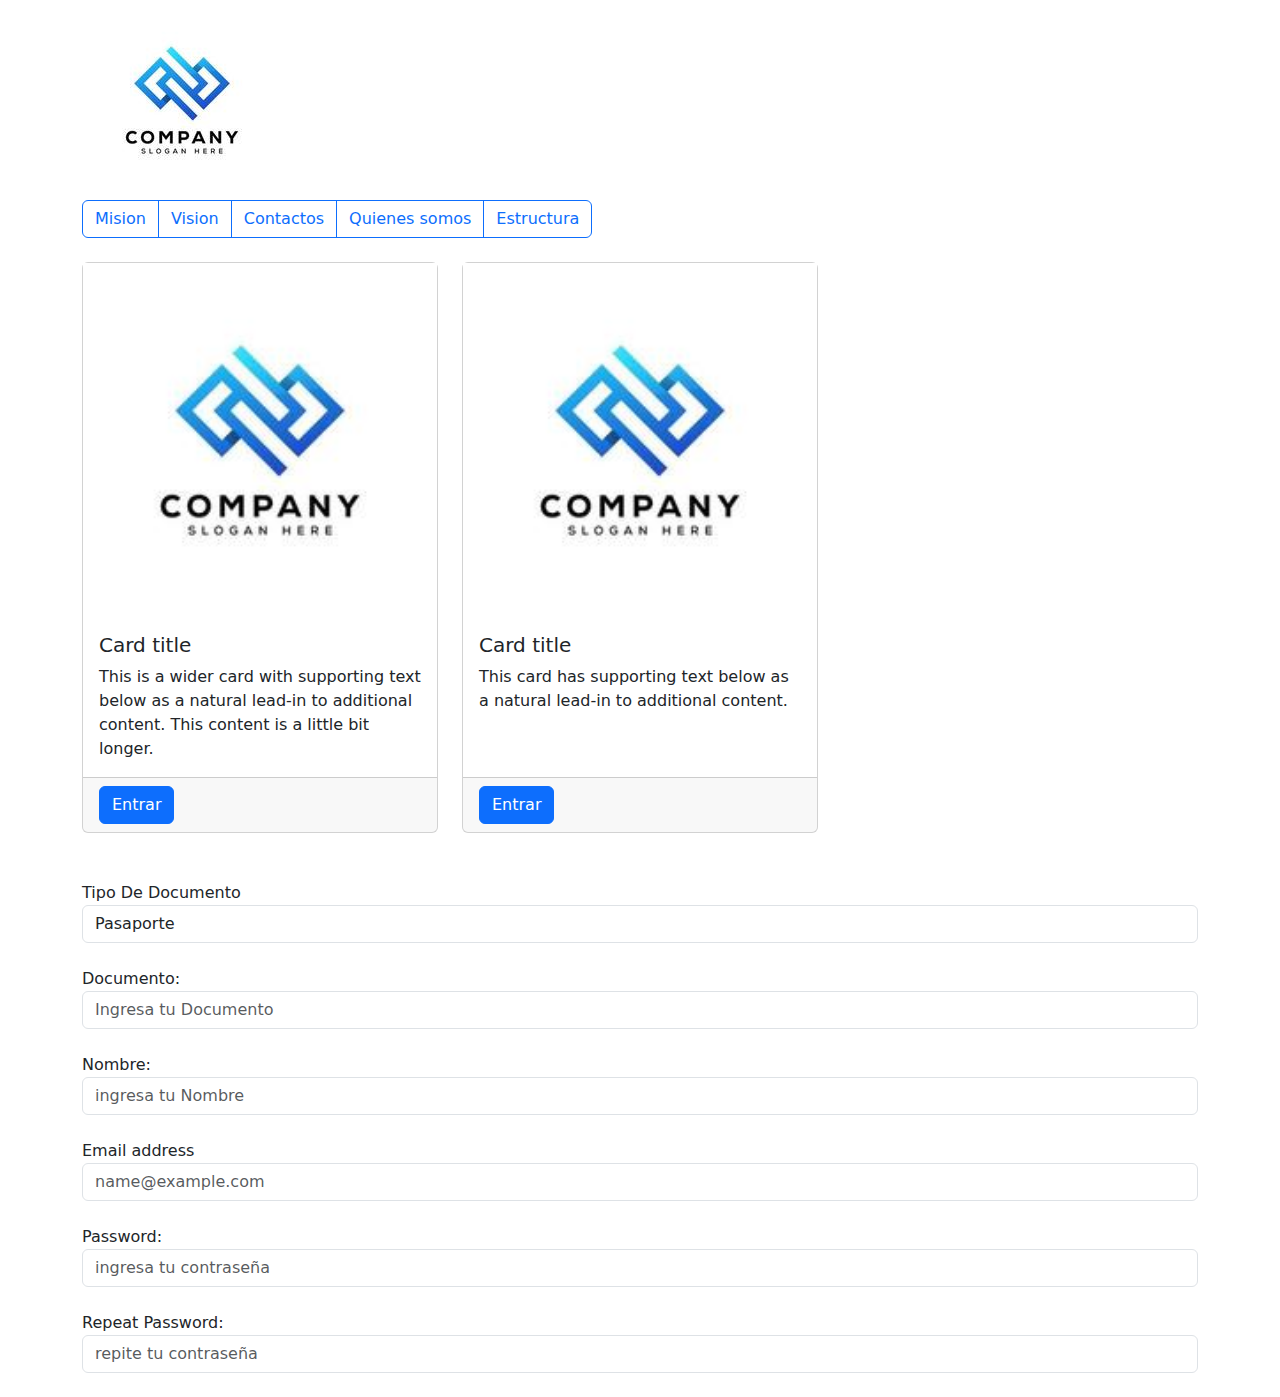
<file: Talleres/07-09-2024/index.html>
<!DOCTYPE html>
<html lang="en">
<head>
    <link href="https://cdn.jsdelivr.net/npm/bootstrap@5.3.3/dist/css/bootstrap.min.css" rel="stylesheet" integrity="sha384-QWTKZyjpPEjISv5WaRU9OFeRpok6YctnYmDr5pNlyT2bRjXh0JMhjY6hW+ALEwIH" crossorigin="anonymous">
    <script src="https://cdn.jsdelivr.net/npm/bootstrap@5.3.3/dist/js/bootstrap.bundle.min.js" integrity="sha384-YvpcrYf0tY3lHB60NNkmXc5s9fDVZLESaAA55NDzOxhy9GkcIdslK1eN7N6jIeHz" crossorigin="anonymous"></script>
    <meta charset="UTF-8">
    <meta name="viewport" content="width=device-width, initial-scale=1.0">
    <title>Actividad2</title>
</head>
<body>
    <div class="container">
        <div>
                <img src="./Imagen/img empresa.jpg" alt="Logo">
         </div>
        <div class="btn-group" role="group" aria-label="Basic outlined example">
            <button type="button" class="btn btn-outline-primary">Mision</button>
            <button type="button" class="btn btn-outline-primary">Vision</button>
            <button type="button" class="btn btn-outline-primary">Contactos</button>
            <button type="button" class="btn btn-outline-primary">Quienes somos</button>
            <button type="button" class="btn btn-outline-primary">Estructura</button>
        </div>
        <br><br>
        <div class="row row-cols-1 row-cols-md-3 g-4">
            <div class="col">
                <div class="card h-100">
                <img src="./Imagen/img empresa.jpg" class="center" alt="...">
                <div class="card-body">
                  <h5 class="card-title">Card title</h5>
                  <p class="card-text">This is a wider card with supporting text below as a natural lead-in to additional content. This content is a little bit longer.</p>
                </div>
                <div class="card-footer">
                    <button type="button" class="btn btn-primary">Entrar</button>
                </div>
              </div>
            </div>
            <div class="col">
                <div class="card h-100">
                <img src="./Imagen/img empresa.jpg" class="center" alt="...">
                <div class="card-body">
                    <h5 class="card-title">Card title</h5>
                    <p class="card-text">This card has supporting text below as a natural lead-in to additional content.</p>
                </div>
                <div class="card-footer">
                    <button type="button" class="btn btn-primary">Entrar</button>
                </div>
              </div>
            </div>
        </div>
        <br><br>
        <div class="body_form">
            <div class="row_form">
                <label for="" class="label_form">Tipo De Documento</label>
                <select name="Tipo de Documento" class="form-control">
                    <option value="Pasaporte">Pasaporte</option>
                    <option value="Credencial">Credencial</option>
                    <option value="Cédula">Cédula</option>
                    <option value="Cartilla">Cartilla del Servicio Militar</option>
                </select>
            </div>
            <br>
            <div class="row_form">
                <label for=""class="label_form">Documento:</label>
                <input type="number" class="form-control" placeholder="Ingresa tu Documento">
            </div>
            <br>
            <div class="row_form">
                <label for=""class="label_form">Nombre:</label>
                <input type="text" class="form-control" placeholder="ingresa tu Nombre">
            </div>
            <br>
            <div class="row_form">
                <label for="floatingInput">Email address</label>
                <input type="email" class="form-control" id="floatingInput" placeholder="name@example.com">
            </div>
            <br>
            <div class="row_form">
                <label for=""class="label_form">Password:</label>
                <input type="password" class="form-control" placeholder="ingresa tu contraseña">
            </div>
            <br>
            <div class="row_form">
                <label for=""class="label_form">Repeat Password:</label>
                <input type="password" class="form-control" placeholder="repite tu contraseña">
            </div>
            <br>
         </div>
    </div>
</body>
</html>
</file>
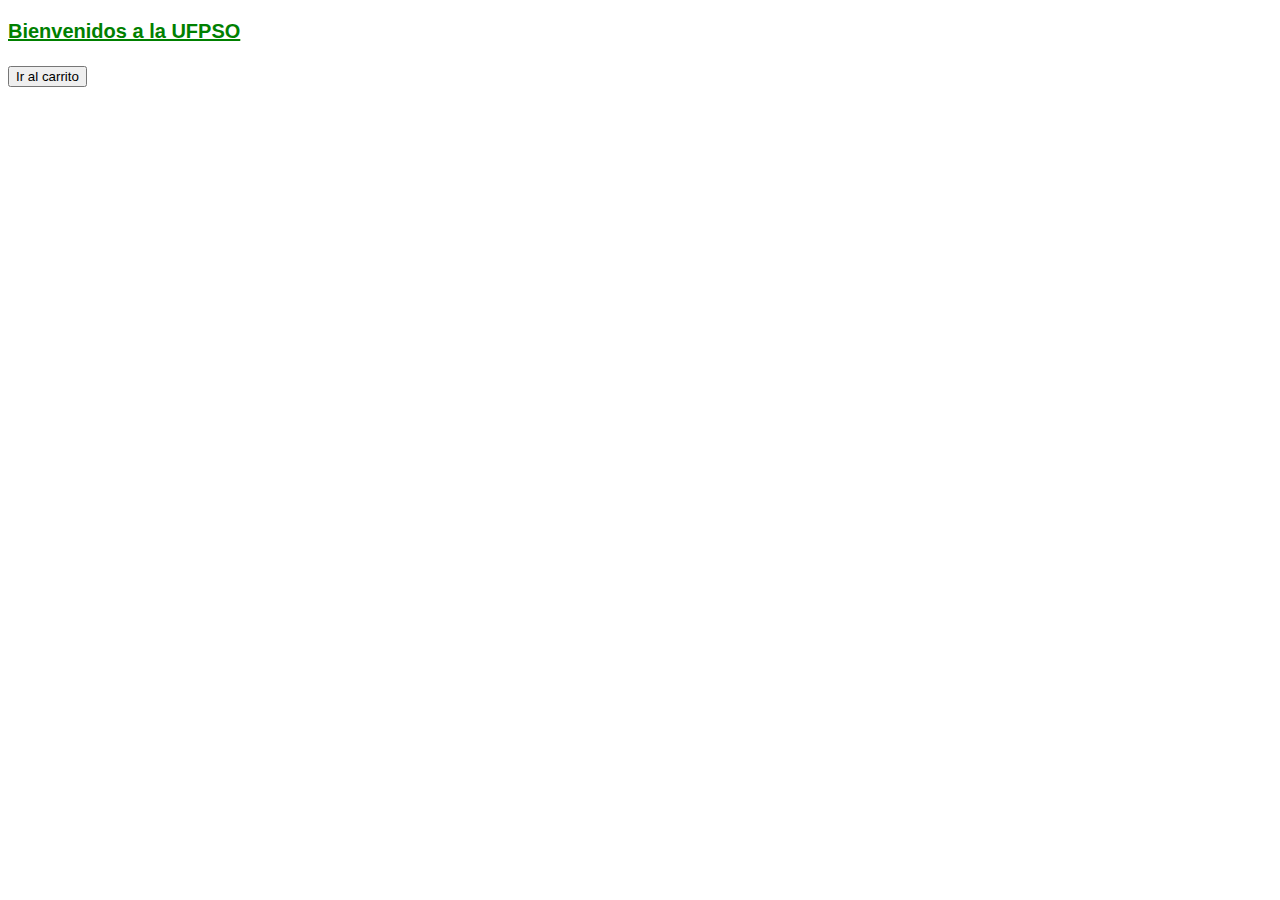
<file: Talleres/12-10-2024/index.html>
<!DOCTYPE html>
<html lang="en">
<head>
    <meta charset="UTF-8">
    <meta http-equiv="X-UA-Compatible" content="IE=edge">
    <meta name="viewport" content="width=device-width, initial-scale=1.0">
    <title>Componentes</title>
    <script src="./JS/componentes.js"></script>
</head>
<body>
    <titleverde-Ufpso>
    </titleverde-Ufpso>

    <button-carrito>
    </button-carrito>
</body>
</html>
</file>
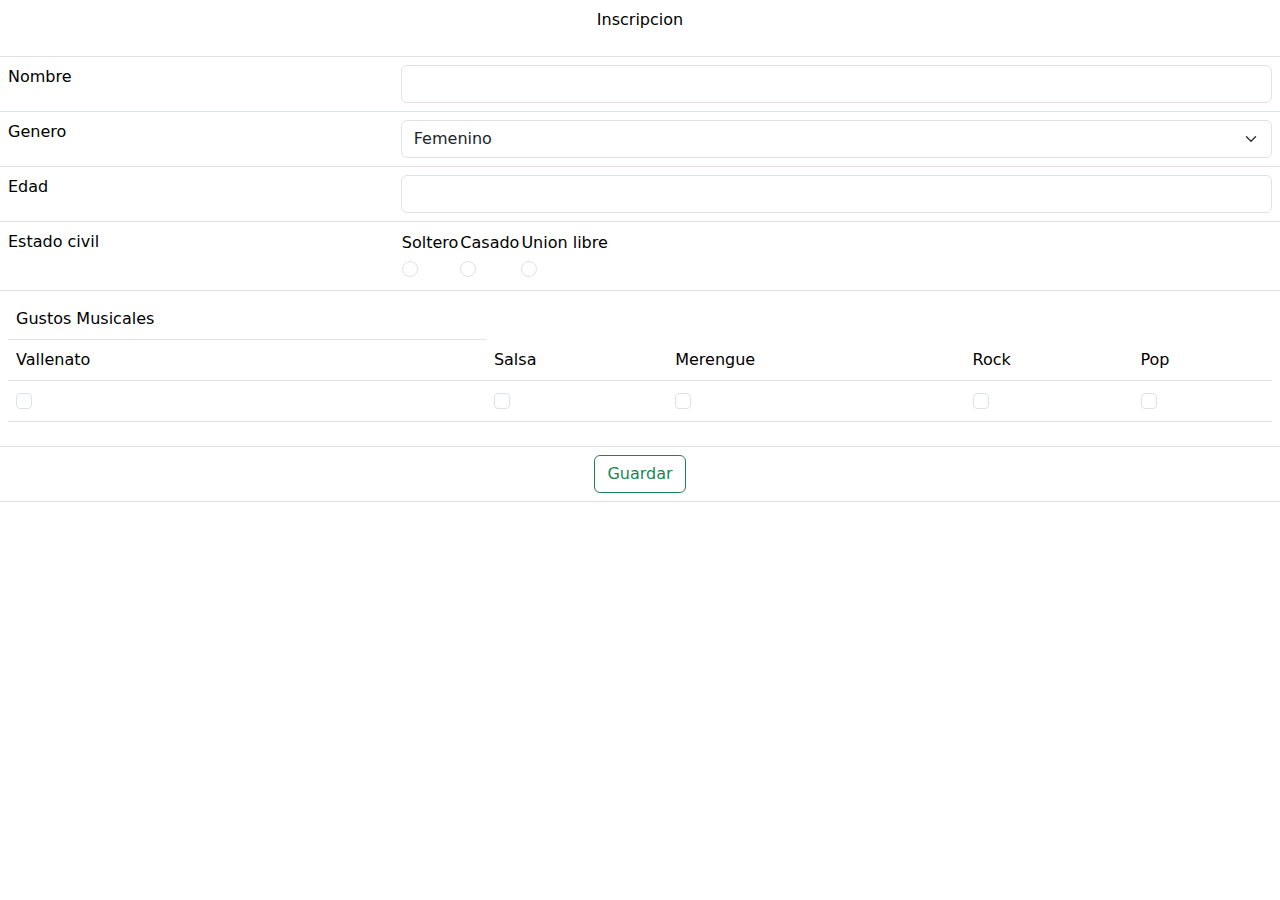
<file: Talleres/31-08-2024/index.html>
<!DOCTYPE html>
<html lang="en">
<head>
    <link href="https://cdn.jsdelivr.net/npm/bootstrap@5.3.3/dist/css/bootstrap.min.css" rel="stylesheet" integrity="sha384-QWTKZyjpPEjISv5WaRU9OFeRpok6YctnYmDr5pNlyT2bRjXh0JMhjY6hW+ALEwIH" crossorigin="anonymous">
    <script src="https://cdn.jsdelivr.net/npm/bootstrap@5.3.3/dist/js/bootstrap.bundle.min.js" integrity="sha384-YvpcrYf0tY3lHB60NNkmXc5s9fDVZLESaAA55NDzOxhy9GkcIdslK1eN7N6jIeHz" crossorigin="anonymous"></script>

    <meta charset="UTF-8">
    <meta name="viewport" content="width=device-width, initial-scale=1.0">
    <title>Taller1</title>
</head>
<body>
    <table class="table">
        <tr>
            <td colspan="2" align="center">
                <p class="text-center">Inscripcion</p>
            </td>
            <tr>
                <td>Nombre</td>
                <td>
                    <input type="text" name="nombre" class="form-control">
                </td>
            </tr>
            <tr>
                <td>Genero</td><td><select name="Genero" class="form-select">
                    <option value="Femenino">Femenino</option>
                    <option value="Masculino">Masculino</option>
                    <option value="Otro">Otro</option>
                </select></td>
            </tr>
        </tr>
        <tr>
            <td>Edad</td>
            <td>
                <input type="number" name="edad" class="form-control">
            </td>
        </tr>
        <tr>
            <td>Estado civil</td>
            <td>
                <table>
                    <tr><td>Soltero</td><td>Casado</td><td>Union libre</td>
                    </tr>
                    <tr>
                        <td><input type="radio" name="estado" value="soltero" class="form-check-input"></td>
                        <td><input type="radio" name="estado" value="casado" class="form-check-input"></td>
                        <td><input type="radio" name="estado" value="union libre" class="form-check-input"></td>
                    </tr>
                </table>
            </td>
        </tr>

        <tr>
            <td colspan="2">
                <table class="table">
                    <tr><td>Gustos Musicales</td></tr>
                    <tr>
                        <td>Vallenato</td><td>Salsa</td><td>Merengue</td><td>Rock</td><td>Pop</td>
                        <tr>
                            <td><input type="checkbox" name="Vallenato" value="Vallenato" class="form-check-input"></td>
                            <td><input type="checkbox" name="Salsa" value="Salsa" class="form-check-input"></td>
                            <td><input type="checkbox" name="Merengue" value="Merengue" class="form-check-input"></td>
                            <td><input type="checkbox" name="Rock" value="Rock" class="form-check-input"></td>
                            <td><input type="checkbox" name="Pop" value="Pop" class="form-check-input"></td>
                        </tr>
                    </tr>
                </table>
            </td>
        </tr>
        <tr>
            <td colspan="2" align="center">
                <input type="button" value="Guardar" class="btn btn-outline-success">
            </td>
        </tr>
    </table>
</body>
</html>
</file>
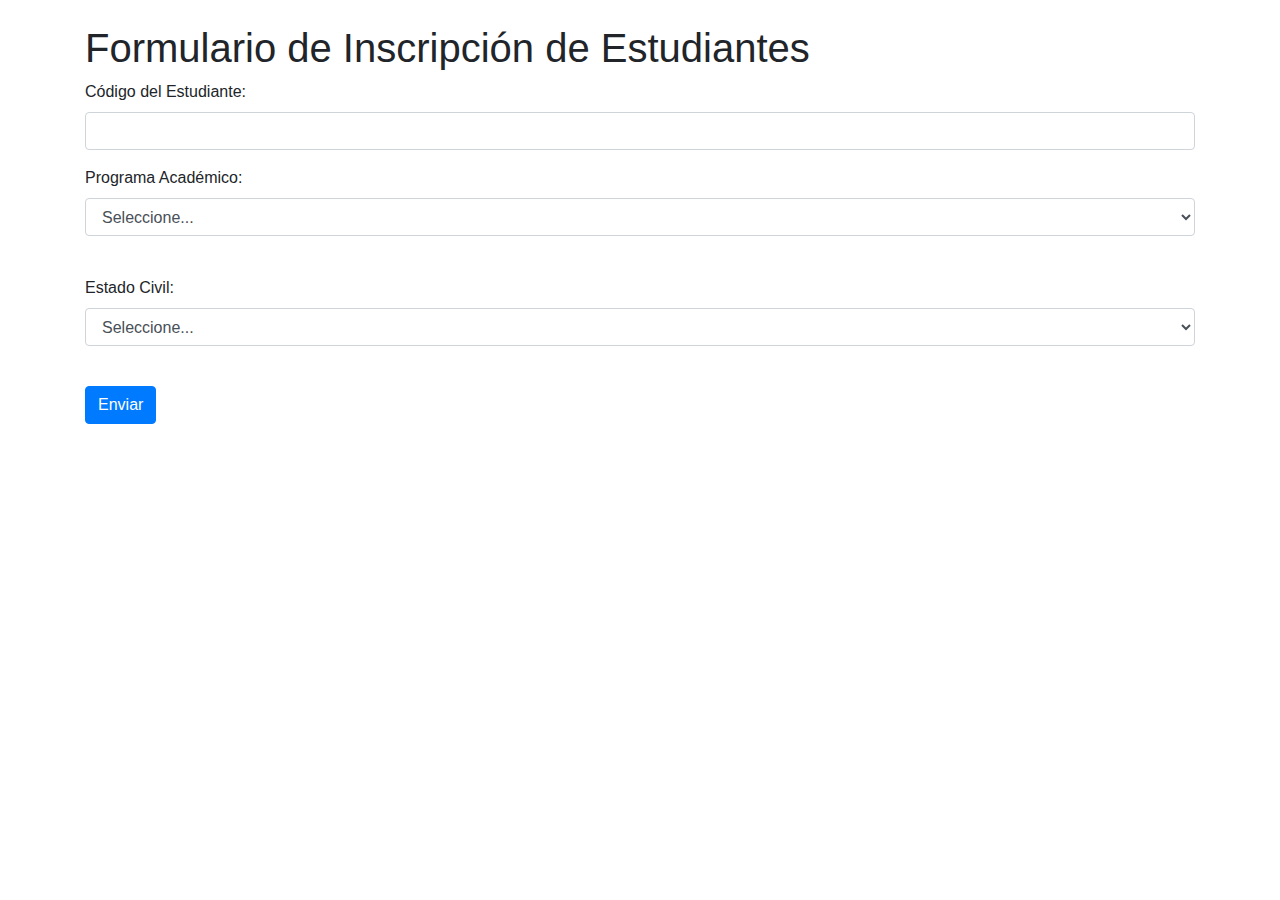
<file: Parciales/PrimerParcial/HTML/formularioEstudiantes.html>
<!DOCTYPE html>
<html lang="es">
<head>
    <meta charset="UTF-8">
    <meta name="viewport" content="width=device-width, initial-scale=1.0">
    <title>Formulario de Estudiantes</title>
    <link rel="stylesheet" href="https://stackpath.bootstrapcdn.com/bootstrap/4.5.2/css/bootstrap.min.css">
    <script src="https://code.jquery.com/jquery-3.5.1.slim.min.js"></script>
    <script src="https://cdn.jsdelivr.net/npm/@popperjs/core@2.9.2/dist/umd/popper.min.js"></script>
    <script src="https://stackpath.bootstrapcdn.com/bootstrap/4.5.2/js/bootstrap.min.js"></script>
    <script>
        $(document).ready(function() {
            $('#programa').change(function() {
                var programa = $(this).val();
                $('.opciones').hide();
                if (programa === 'Ing. de sistemas') {
                    $('#lenguajes').show();
                } else if (programa === 'Ing. Civil') {
                    $('#edicion').show();
                } else if (programa === 'Ing. mecánica') {
                    $('#vehiculo').show();
                }
            });

            $('#estadoCivil').change(function() {
                var estado = $(this).val();
                if (estado === 'casado' || estado === 'union_libre') {
                    $('#conyuge').show();
                } else {
                    $('#conyuge').hide();
                }
            });
        });
    </script>
</head>
<body>
    <br>
    <div class="container">
        <h1>Formulario de Inscripción de Estudiantes</h1>
        <form>
            <div class="form-group">
                <label for="codigo">Código del Estudiante:</label>
                <input type="text" class="form-control" id="codigo" required>
            </div>
            <div class="form-group">
                <label for="programa">Programa Académico:</label>
                <select class="form-control" id="programa" required>
                    <option value="">Seleccione...</option>
                    <option value="Ing. de sistemas">Ing. de sistemas</option>
                    <option value="Ing. Civil">Ing. Civil</option>
                    <option value="Ing. mecánica">Ing. mecánica</option>
                </select>
            </div>
            <div class="opciones" id="lenguajes" style="display:none;">
                <label>¿Maneja algún lenguaje de programación?</label><br>
                <input type="checkbox" value="Java"> Java<br>
                <input type="checkbox" value="Python"> Python<br>
                <input type="checkbox" value="JavaScript"> JavaScript<br>
            </div>
            <div class="opciones" id="edicion" style="display:none;">
                <label>¿Qué programas de edición de imágenes maneja?</label><br>
                <input type="checkbox" value="Photoshop"> Photoshop<br>
                <input type="checkbox" value="GIMP"> GIMP<br>
                <input type="checkbox" value="CorelDRAW"> CorelDRAW<br>
            </div>
            <div class="opciones" id="vehiculo" style="display:none;">
                <label>¿Sabe manejar vehículo?</label><br>
                <input type="radio" name="vehiculo" value="si"> Sí<br>
                <input type="radio" name="vehiculo" value="no"> No<br>
            </div><br>
            <div class="form-group">
                <label for="estadoCivil">Estado Civil:</label>
                <select class="form-control" id="estadoCivil" required>
                    <option value="">Seleccione...</option>
                    <option value="soltero">Soltero</option>
                    <option value="casado">Casado</option>
                    <option value="union_libre">Unión Libre</option>
                </select>
            </div>
            <div id="conyuge" style="display:none;">
                <div class="form-group">
                    <label for="nombreConyuge">Nombre del Cónyuge:</label>
                    <input type="text" class="form-control" id="nombreConyuge">
                </div>
                <div class="form-group">
                    <label for="telefonoConyuge">Teléfono del Cónyuge:</label>
                    <input type="text" class="form-control" id="telefonoConyuge">
                </div>
            </div><br>
            <button type="submit" class="btn btn-primary">Enviar</button>
        </form>
    </div>
</body>
</html>
</file>
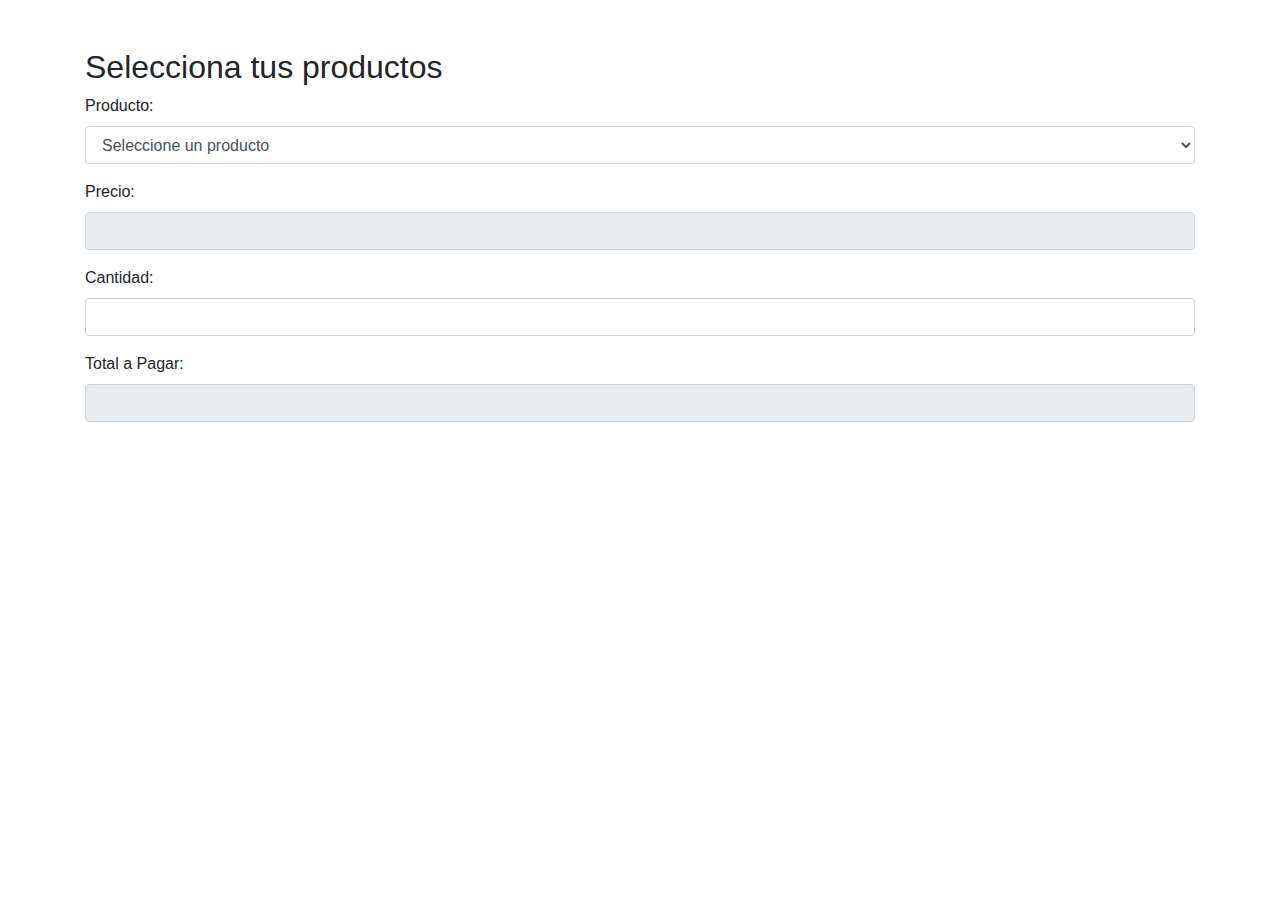
<file: Parciales/PrimerParcial/HTML/formularioProductos.html>
<!DOCTYPE html>
<html lang="es">
<head>
    <meta charset="UTF-8">
    <meta name="viewport" content="width=device-width, initial-scale=1.0">
    <title>Formulario de Productos</title>
    <link rel="stylesheet" href="https://stackpath.bootstrapcdn.com/bootstrap/4.5.2/css/bootstrap.min.css">
</head>
<body>
    <div class="container mt-5">
        <h2>Selecciona tus productos</h2>
        <form>
            <div class="form-group">
                <label for="producto">Producto:</label>
                <select id="producto" class="form-control" onchange="calcularTotal()">
                    <option value="0">Seleccione un producto</option>
                    <option value="500">Huevos - 500 pesos</option>
                    <option value="1000">Pan - 1000 pesos</option>
                    <option value="12000">Café - 12000 pesos</option>
                </select>
            </div>
            <div class="form-group">
                <label for="precio">Precio:</label>
                <input type="text" id="precio" class="form-control" readonly>
            </div>
            <div class="form-group">
                <label for="cantidad">Cantidad:</label>
                <input type="number" id="cantidad" class="form-control" oninput="calcularTotal()">
            </div>
            <div class="form-group">
                <label for="total">Total a Pagar:</label>
                <input type="text" id="total" class="form-control" readonly>
            </div>
        </form>
    </div>
    <script>
        function calcularTotal() {
            var precio = document.getElementById("producto").value;
            var cantidad = document.getElementById("cantidad").value;
            var total = precio * cantidad;
            document.getElementById("total").value = total;
        }
        document.getElementById("producto").addEventListener("change", function() {
            document.getElementById("precio").value = this.value;
        });
    </script>
</body>
</html>
</file>
